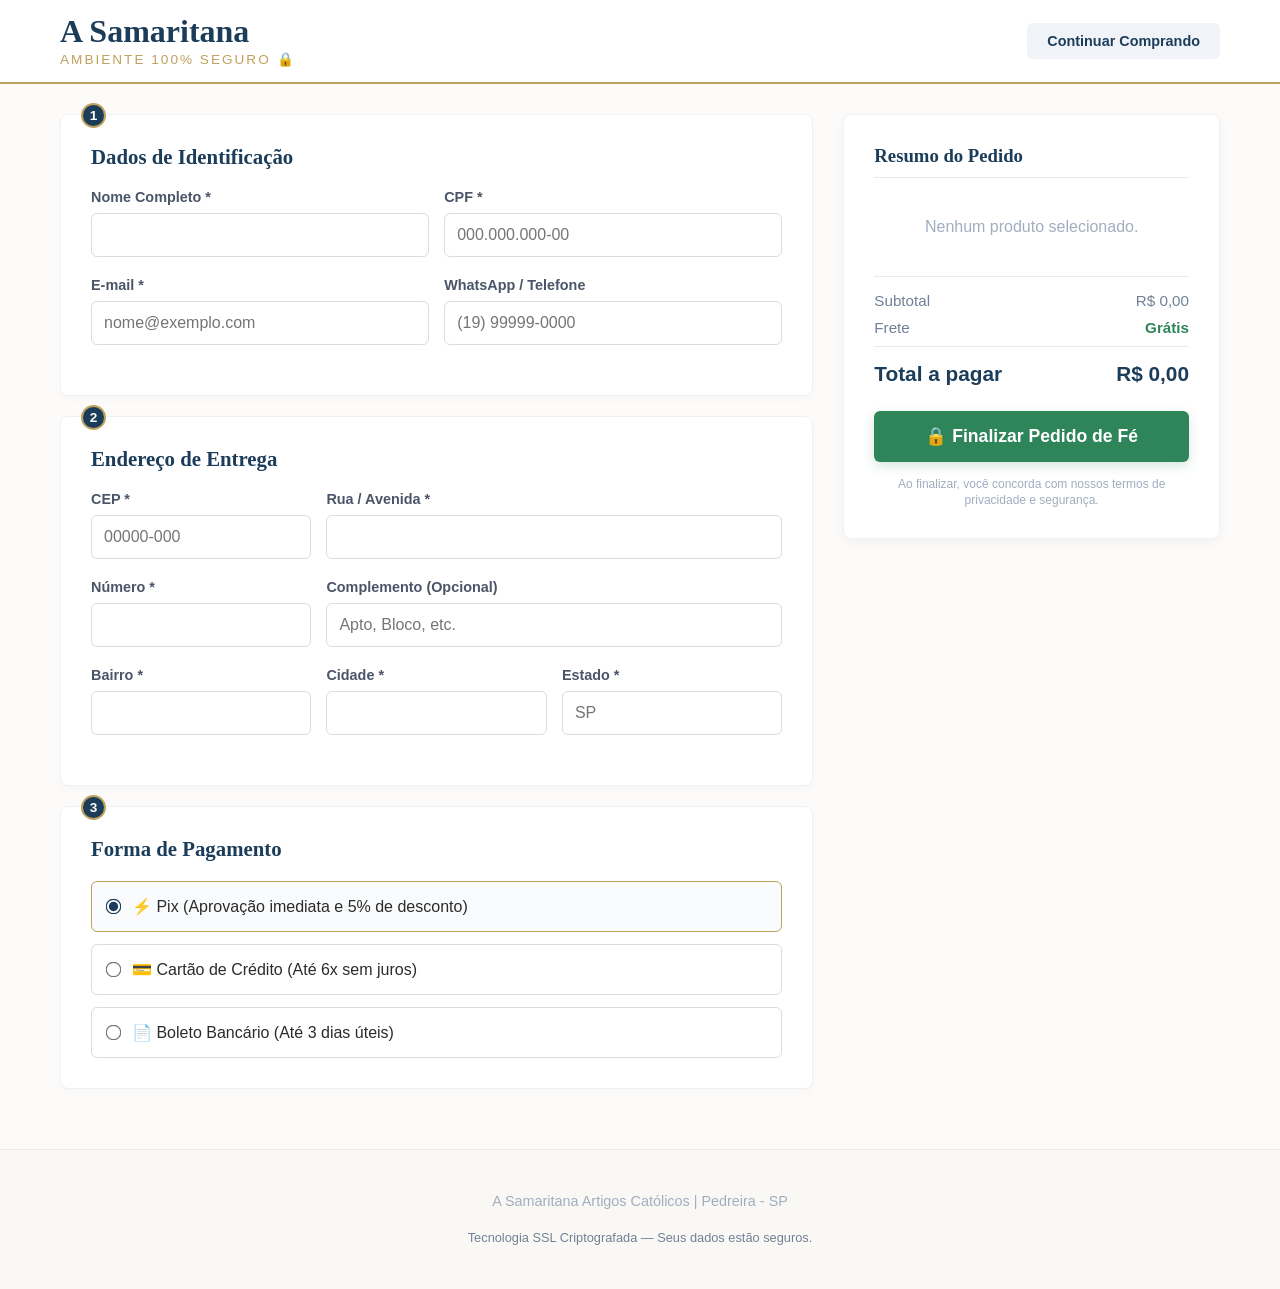
<file: checkout.html>
<!DOCTYPE html>
<html lang="pt-BR">
<head>
    <meta charset="UTF-8">
    <meta name="viewport" content="width=device-width, initial-scale=1.0">
    <title>Finalizar Compra | A Samaritana</title>
    <meta http-equiv="Content-Security-Policy" content="default-src 'self'; script-src 'self' 'unsafe-inline'; style-src 'self' 'unsafe-inline'; img-src 'self' data:;">
    <link rel="stylesheet" href="css/style.css">
</head>
<body>

    <header class="checkout-header">
        <div class="header-container">
            <div class="logo">
                <a href="index.html" style="text-decoration: none;">
                    <h1>A Samaritana</h1>
                    <p>Ambiente 100% Seguro 🔒</p>
                </a>
            </div>
            <div>
                <a href="index.html" class="btn-voltar">Continuar Comprando</a>
            </div>
        </div>
    </header>

    <main class="container checkout-container">
        
        <!-- COLUNA ESQUERDA -->
        <section class="checkout-form-section">
            
            <div class="checkout-card">
                <div class="card-step">1</div>
                <h3>Dados de Identificação</h3>
                <div class="grid-2-col">
                    <div class="input-group">
                        <label for="nome-completo">Nome Completo *</label>
                        <input type="text" id="nome-completo" required>
                    </div>
                    <div class="input-group">
                        <label for="cpf">CPF *</label>
                        <input type="text" id="cpf" placeholder="000.000.000-00" required>
                    </div>
                </div>
                <div class="grid-2-col">
                    <div class="input-group">
                        <label for="email">E-mail *</label>
                        <input type="email" id="email" placeholder="nome@exemplo.com" required>
                    </div>
                    <div class="input-group">
                        <label for="telefone">WhatsApp / Telefone</label>
                        <input type="tel" id="telefone" placeholder="(19) 99999-0000">
                    </div>
                </div>
            </div>

            <div class="checkout-card">
                <div class="card-step">2</div>
                <h3>Endereço de Entrega</h3>
                <div class="grid-3-col">
                    <div class="input-group">
                        <label for="cep-entrega">CEP *</label>
                        <input type="text" id="cep-entrega" placeholder="00000-000" required>
                    </div>
                    <div class="input-group" style="grid-column: span 2;">
                        <label for="rua">Rua / Avenida *</label>
                        <input type="text" id="rua" required>
                    </div>
                </div>
                <div class="grid-3-col">
                    <div class="input-group">
                        <label for="numero">Número *</label>
                        <input type="text" id="numero" required>
                    </div>
                    <div class="input-group" style="grid-column: span 2;">
                        <label for="complemento">Complemento (Opcional)</label>
                        <input type="text" id="complemento" placeholder="Apto, Bloco, etc.">
                    </div>
                </div>
                <div class="grid-3-col">
                    <div class="input-group">
                        <label for="bairro">Bairro *</label>
                        <input type="text" id="bairro" required>
                    </div>
                    <div class="input-group">
                        <label for="cidade">Cidade *</label>
                        <input type="text" id="cidade" required>
                    </div>
                    <div class="input-group">
                        <label for="estado">Estado *</label>
                        <input type="text" id="estado" placeholder="SP" required>
                    </div>
                </div>
            </div>

            <div class="checkout-card">
                <div class="card-step">3</div>
                <h3>Forma de Pagamento</h3>
                <div class="payment-options">
                    <label class="payment-radio active">
                        <input type="radio" name="pagamento" value="pix" checked>
                        <span>⚡ Pix (Aprovação imediata e 5% de desconto)</span>
                    </label>
                    <label class="payment-radio">
                        <input type="radio" name="pagamento" value="cartao">
                        <span>💳 Cartão de Crédito (Até 6x sem juros)</span>
                    </label>
                    <label class="payment-radio">
                        <input type="radio" name="pagamento" value="boleto">
                        <span>📄 Boleto Bancário (Até 3 dias úteis)</span>
                    </label>
                </div>
            </div>

        </section>

        <!-- COLUNA DIREITA: RESUMO -->
        <aside class="checkout-summary-section">
            <div class="summary-card">
                <h3>Resumo do Pedido</h3>
                <div class="summary-items" id="summary-items"></div>
                <div class="summary-totals">
                    <div class="total-row">
                        <span>Subtotal</span>
                        <span id="subtotal-value">R$ 0,00</span>
                    </div>
                    <div class="total-row">
                        <span>Frete</span>
                        <span class="free-shipping">Grátis</span>
                    </div>
                    <div class="total-row final-total">
                        <span>Total a pagar</span>
                        <span id="total-value">R$ 0,00</span>
                    </div>
                </div>
                <button class="btn-finalize" id="btn-finalizar">🔒 Finalizar Pedido de Fé</button>
                <p class="security-note">Ao finalizar, você concorda com nossos termos de privacidade e segurança.</p>
            </div>
        </aside>

    </main>

    <footer class="checkout-footer">
        <p>A Samaritana Artigos Católicos | Pedreira - SP</p>
        <p class="copyright">Tecnologia SSL Criptografada — Seus dados estão seguros.</p>
    </footer>

    <script src="js/script.js"></script>
</body>
</html>
</file>
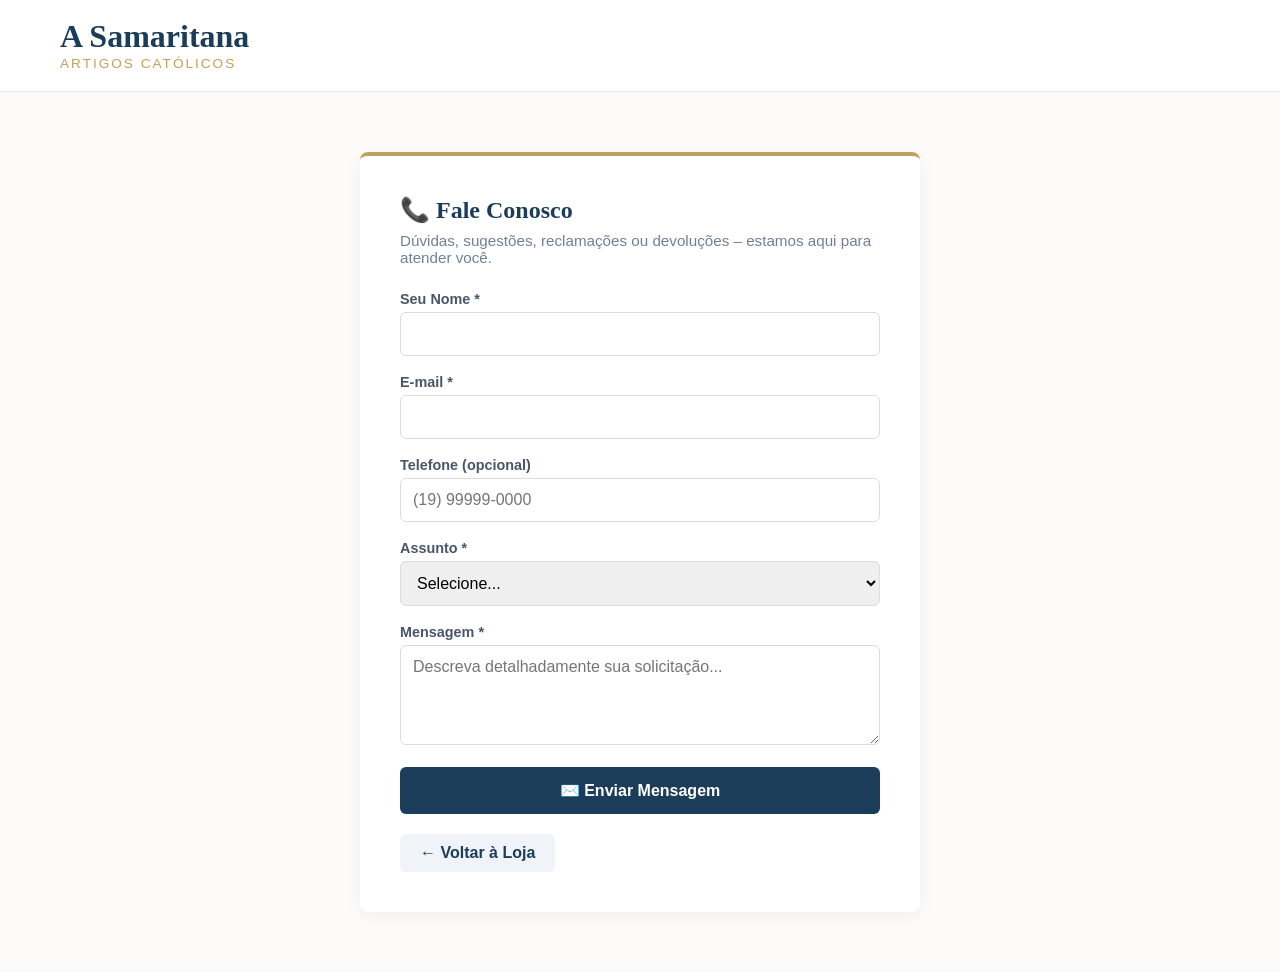
<file: contato.html>
<!DOCTYPE html>
<html lang="pt-BR">
<head>
    <meta charset="UTF-8">
    <meta name="viewport" content="width=device-width, initial-scale=1.0">
    <title>Fale Conosco | A Samaritana</title>
    <meta http-equiv="Content-Security-Policy" content="default-src 'self'; script-src 'self' 'unsafe-inline'; style-src 'self' 'unsafe-inline';">
    <link rel="stylesheet" href="css/style.css">
    <style>
        .contato-container {
            max-width: 600px;
            margin: 60px auto;
            padding: 0 20px;
        }
        .contato-box {
            background: white;
            padding: 40px;
            border-radius: 8px;
            box-shadow: 0 4px 15px rgba(0,0,0,0.05);
            border-top: 4px solid #bfa15f;
        }
        .contato-box h2 {
            font-family: 'Georgia', serif;
            color: #1c3d5a;
            margin-bottom: 8px;
        }
        .contato-box .sub {
            color: #718096;
            font-size: 0.95rem;
            margin-bottom: 25px;
        }
        .contato-box .input-group {
            margin-bottom: 18px;
            text-align: left;
        }
        .contato-box .input-group label {
            display: block;
            font-size: 0.9rem;
            font-weight: 600;
            color: #4a5568;
            margin-bottom: 5px;
        }
        .contato-box .input-group input,
        .contato-box .input-group select,
        .contato-box .input-group textarea {
            width: 100%;
            padding: 12px;
            border: 1px solid #dcdcdc;
            border-radius: 6px;
            font-size: 1rem;
            outline: none;
            transition: border 0.3s;
        }
        .contato-box .input-group input:focus,
        .contato-box .input-group select:focus,
        .contato-box .input-group textarea:focus {
            border-color: #bfa15f;
        }
        .contato-box .input-group textarea {
            resize: vertical;
            min-height: 100px;
        }
        .btn-enviar {
            width: 100%;
            padding: 14px;
            background: #1c3d5a;
            color: white;
            border: none;
            border-radius: 6px;
            font-weight: bold;
            font-size: 1rem;
            cursor: pointer;
            transition: background 0.3s;
        }
        .btn-enviar:hover {
            background: #bfa15f;
            color: #1c3d5a;
        }
        .campo-pedido {
            display: none;
        }
        .campo-pedido.visible {
            display: block;
        }
        .msg-sucesso {
            display: none;
            background: #c6f6d5;
            color: #2f855a;
            padding: 12px;
            border-radius: 6px;
            margin-top: 15px;
            text-align: center;
            font-weight: bold;
        }
        .msg-sucesso.visible {
            display: block;
        }
        .btn-voltar-contato {
            display: inline-block;
            margin-top: 20px;
            padding: 10px 20px;
            background: #f0f4f8;
            color: #1c3d5a;
            text-decoration: none;
            border-radius: 6px;
            font-weight: 600;
        }
        .btn-voltar-contato:hover {
            background: #e2e8f0;
        }
    </style>
</head>
<body>

    <header>
        <div class="header-container">
            <div class="logo">
                <a href="index.html" style="text-decoration: none;">
                    <h1>A Samaritana</h1>
                    <p>Artigos Católicos</p>
                </a>
            </div>
        </div>
    </header>

    <main class="contato-container">
        <div class="contato-box">
            <h2>📞 Fale Conosco</h2>
            <p class="sub">Dúvidas, sugestões, reclamações ou devoluções – estamos aqui para atender você.</p>

            <form id="form-contato">
                <div class="input-group">
                    <label for="nome">Seu Nome *</label>
                    <input type="text" id="nome" required>
                </div>

                <div class="input-group">
                    <label for="email">E-mail *</label>
                    <input type="email" id="email" required>
                </div>

                <div class="input-group">
                    <label for="telefone">Telefone (opcional)</label>
                    <input type="tel" id="telefone" placeholder="(19) 99999-0000">
                </div>

                <div class="input-group">
                    <label for="assunto">Assunto *</label>
                    <select id="assunto" required>
                        <option value="">Selecione...</option>
                        <option value="Reclamação">Reclamação</option>
                        <option value="Devolução">Devolução</option>
                        <option value="Sugestão">Sugestão</option>
                        <option value="Dúvida">Dúvida</option>
                        <option value="Outro">Outro</option>
                    </select>
                </div>

                <!-- Campo ID do pedido (aparece apenas para Reclamação/Devolução) -->
                <div class="input-group campo-pedido" id="grupo-pedido">
                    <label for="pedido-id">Número do Pedido (se aplicável)</label>
                    <input type="text" id="pedido-id" placeholder="Ex: 123456789">
                    <p style="font-size:0.8rem; color:#718096;">Encontre o número no seu e-mail de confirmação.</p>
                </div>

                <div class="input-group">
                    <label for="mensagem">Mensagem *</label>
                    <textarea id="mensagem" required placeholder="Descreva detalhadamente sua solicitação..."></textarea>
                </div>

                <button type="submit" class="btn-enviar">✉️ Enviar Mensagem</button>
                <div id="msg-sucesso" class="msg-sucesso">Mensagem enviada com sucesso! Em breve retornaremos.</div>
            </form>

            <a href="index.html" class="btn-voltar-contato">← Voltar à Loja</a>
        </div>
    </main>

    <script>
        document.addEventListener('DOMContentLoaded', function() {
            const form = document.getElementById('form-contato');
            const assuntoSelect = document.getElementById('assunto');
            const grupoPedido = document.getElementById('grupo-pedido');
            const msgSucesso = document.getElementById('msg-sucesso');

            // Mostrar/esconder campo de ID do pedido
            assuntoSelect.addEventListener('change', function() {
                const valor = this.value;
                if (valor === 'Reclamação' || valor === 'Devolução') {
                    grupoPedido.classList.add('visible');
                } else {
                    grupoPedido.classList.remove('visible');
                }
            });

            form.addEventListener('submit', function(e) {
                e.preventDefault();

                const nome = document.getElementById('nome').value.trim();
                const email = document.getElementById('email').value.trim();
                const telefone = document.getElementById('telefone').value.trim();
                const assunto = assuntoSelect.value;
                const pedidoId = document.getElementById('pedido-id').value.trim();
                const mensagem = document.getElementById('mensagem').value.trim();

                // Validação básica
                if (!nome || !email || !assunto || !mensagem) {
                    alert('Preencha todos os campos obrigatórios (*).');
                    return;
                }

                // Monta o corpo do e-mail
                let corpo = `Nome: ${nome}\n`;
                corpo += `E-mail: ${email}\n`;
                if (telefone) corpo += `Telefone: ${telefone}\n`;
                corpo += `Assunto: ${assunto}\n`;
                if (pedidoId) corpo += `Número do Pedido: ${pedidoId}\n`;
                corpo += `\nMensagem:\n${mensagem}\n`;
                corpo += `\n---\nEnviado pelo site A Samaritana em ${new Date().toLocaleString('pt-BR')}`;

                // Opção 1: Abrir cliente de e-mail (mailto)
                const destinatario = 'contato@asamaritana.com.br'; // Substitua pelo e-mail real depois
                const subject = encodeURIComponent(`[${assunto}] - ${nome}`);
                const body = encodeURIComponent(corpo);
                window.location.href = `mailto:${destinatario}?subject=${subject}&body=${body}`;

                // Opção 2: Salvar no localStorage (para histórico no admin)
                const contatos = JSON.parse(localStorage.getItem('contatos_samaritana') || '[]');
                contatos.push({
                    nome,
                    email,
                    telefone,
                    assunto,
                    pedidoId,
                    mensagem,
                    data: new Date().toLocaleString('pt-BR')
                });
                localStorage.setItem('contatos_samaritana', JSON.stringify(contatos));

                // Mostrar mensagem de sucesso
                msgSucesso.classList.add('visible');
                form.reset();
                grupoPedido.classList.remove('visible');

                // Scroll para a mensagem
                msgSucesso.scrollIntoView({ behavior: 'smooth' });

                // Opcional: esconder a mensagem após 5 segundos
                setTimeout(() => {
                    msgSucesso.classList.remove('visible');
                }, 8000);
            });
        });
    </script>

</body>
</html>
</file>
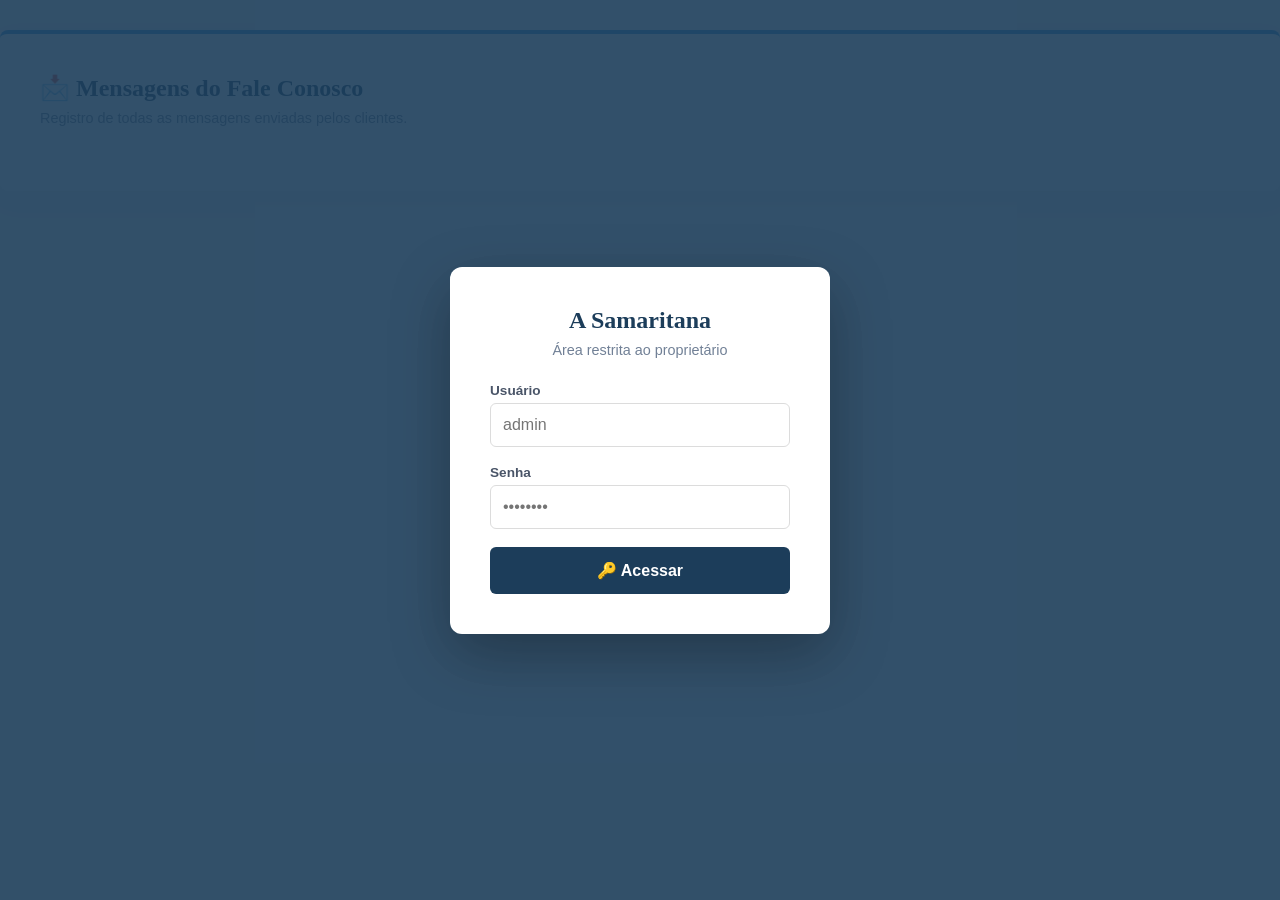
<file: gestao.html>
<!DOCTYPE html>
<html lang="pt-BR">
<head>
    <meta charset="UTF-8">
    <meta name="viewport" content="width=device-width, initial-scale=1.0">
    <title>Gestão | A Samaritana</title>
    <meta http-equiv="Content-Security-Policy" content="default-src 'self'; script-src 'self' 'unsafe-inline'; style-src 'self' 'unsafe-inline'; img-src 'self' data:;">
    <link rel="stylesheet" href="css/style.css">
    <style>
        /* Estilos específicos para a tela de login */
        .login-overlay {
            position: fixed;
            top: 0;
            left: 0;
            width: 100%;
            height: 100%;
            background: rgba(28, 61, 90, 0.9);
            display: flex;
            align-items: center;
            justify-content: center;
            z-index: 9999;
            transition: opacity 0.3s;
        }
        .login-overlay.hidden {
            display: none;
            opacity: 0;
        }
        .login-box {
            background: white;
            padding: 40px;
            border-radius: 12px;
            width: 100%;
            max-width: 380px;
            box-shadow: 0 20px 60px rgba(0,0,0,0.3);
            text-align: center;
        }
        .login-box h2 {
            font-family: 'Georgia', serif;
            color: #1c3d5a;
            margin-bottom: 8px;
        }
        .login-box .sub {
            color: #718096;
            font-size: 0.9rem;
            margin-bottom: 25px;
        }
        .login-box .input-group {
            margin-bottom: 18px;
            text-align: left;
        }
        .login-box .input-group label {
            display: block;
            font-size: 0.85rem;
            font-weight: 600;
            color: #4a5568;
            margin-bottom: 5px;
        }
        .login-box .input-group input {
            width: 100%;
            padding: 12px;
            border: 1px solid #dcdcdc;
            border-radius: 6px;
            font-size: 1rem;
            outline: none;
        }
        .login-box .input-group input:focus {
            border-color: #bfa15f;
        }
        .login-box .btn-login {
            width: 100%;
            padding: 14px;
            background: #1c3d5a;
            color: white;
            border: none;
            border-radius: 6px;
            font-weight: bold;
            font-size: 1rem;
            cursor: pointer;
            transition: background 0.3s;
        }
        .login-box .btn-login:hover {
            background: #bfa15f;
            color: #1c3d5a;
        }
        .login-box .erro {
            color: #e53e3e;
            font-size: 0.9rem;
            margin-top: 10px;
            display: none;
        }
        .login-box .erro.visible {
            display: block;
        }
        /* Esconde o conteúdo admin enquanto não logado */
        .admin-content {
            display: none;
        }
        .admin-content.visible {
            display: block;
        }
    </style>
</head>
<body>

    <!-- TELA DE LOGIN -->
    <div id="login-overlay" class="login-overlay">
        <div class="login-box">
            <h2>A Samaritana</h2>
            <p class="sub">Área restrita ao proprietário</p>
            <form id="form-login">
                <div class="input-group">
                    <label for="usuario">Usuário</label>
                    <input type="text" id="usuario" placeholder="admin" required>
                </div>
                <div class="input-group">
                    <label for="senha">Senha</label>
                    <input type="password" id="senha" placeholder="••••••••" required>
                </div>
                <button type="submit" class="btn-login">🔑 Acessar</button>
                <div id="erro-login" class="erro">Usuário ou senha incorretos.</div>
            </form>
        </div>
    </div>

    <!-- CONTEÚDO ADMIN (só aparece após login) -->
    <div id="admin-content" class="admin-content">
        <header>
            <div class="header-container">
                <div class="logo">
                    <h1>A Samaritana</h1>
                    <p>Painel do Proprietário</p>
                </div>
                <div>
                    <a href="index.html" class="btn-voltar">🛒 Ir para a Loja</a>
                    <button id="btn-sair" class="btn-voltar" style="background: #e53e3e; color: white; border: none; margin-left: 10px;">Sair</button>
                </div>
            </div>
        </header>

        <main class="container-admin">

            <!-- CADASTRO -->
            <div class="form-box">
                <h2>Cadastrar Novo Artigo</h2>
                <p class="subtitle">Preencha os dados abaixo para publicar o produto na vitrine.</p>
                
                <form id="form-cadastro">
    <div class="input-group">
        <label for="nome">Nome do Produto *</label>
        <input type="text" id="nome" placeholder="Ex: Imagem de São José em Porcelana" required>
    </div>

    <div class="input-group">
        <label for="preco">Preço (R$) *</label>
        <input type="number" id="preco" step="0.01" placeholder="Ex: 89.90" required>
    </div>

    <div class="input-group">
        <label for="categoria">Categoria *</label>
        <select id="categoria" required>
            <option value="Imagens Sacras">Imagens Sacras</option>
            <option value="Terços e Rosários">Terços e Rosários</option>
            <option value="Bíblias e Livros">Bíblias e Livros</option>
            <option value="Velas e Incensos">Velas e Incensos</option>
        </select>
    </div>

    <div class="input-group">
        <label for="estoque">Quantidade em Estoque *</label>
        <input type="number" id="estoque" value="10" min="0" required>
        <p style="font-size:0.8rem; color:#718096;">Deixe 0 para indicar "Esgotado".</p>
    </div>

    <div class="input-group">
        <label>Fotos do Produto (máx. 3 imagens)</label>
        <input type="file" id="fotos" accept="image/*" multiple>
        <p style="font-size:0.8rem; color:#718096; margin-top:5px;">
            Formatos: JPG, PNG, WEBP (até 2MB cada). Selecione até 3 imagens.
        </p>
        <div id="preview-fotos" style="display: flex; gap: 10px; flex-wrap: wrap; margin-top: 10px;"></div>
    </div>

    <div class="input-group">
        <label for="foto-url">URL da Foto (opcional – use se não fizer upload)</label>
        <input type="url" id="foto-url" placeholder="https://exemplo.com/imagem.jpg">
        <p style="font-size:0.8rem; color:#718096; margin-top:5px;">
            Sugestões: 
            <span class="sugestao-foto" data-url="imagens/terco.jpg">Terço</span> | 
            <span class="sugestao-foto" data-url="imagens/santa.jpg">Santa</span> | 
            <span class="sugestao-foto" data-url="imagens/biblia.jpg">Bíblia</span>
        </p>
    </div>

    <div class="input-group">
        <label for="descricao">Descrição Detalhada *</label>
        <textarea id="descricao" rows="4" placeholder="Digite os detalhes do produto..." style="width: 100%; padding: 12px; border: 1px solid #dcdcdc; border-radius: 6px; outline: none; font-size: 1rem; resize: vertical; min-height: 120px;" required></textarea>
    </div>

    <button type="submit" class="btn-cadastrar">🕊️ Publicar Produto</button>
</form>
            </div>

            <!-- GERENCIAR PRODUTOS -->
            <div class="form-box" style="margin-top: 30px;">
                <h2>Gerenciar Artigos Publicados</h2>
                <p class="subtitle">Veja abaixo os itens cadastrados, atualize o estoque ou remova-os.</p>
                <div id="lista-exclusao-admin" class="admin-items-list"></div>
            </div>

            <!-- RELATÓRIO DE PEDIDOS -->
            <div class="form-box" style="margin-top: 30px; border-top-color: #2f855a;">
                <h2>📋 Relatório de Pedidos Diários</h2>
                <p class="subtitle">Pedidos realizados pelos clientes (simulação local).</p>
                <div style="display: flex; gap: 10px; margin-bottom: 20px; flex-wrap: wrap;">
                    <button id="btn-enviar-email" class="btn-cadastrar" style="background-color: #2f855a; width: auto; padding: 10px 25px;">
                        📧 Enviar Relatório por E-mail
                    </button>
                    <button id="btn-limpar-pedidos" class="btn-cadastrar" style="background-color: #a83232; width: auto; padding: 10px 25px;">
                        🗑️ Limpar Pedidos Antigos
                    </button>
                </div>
                <div id="lista-pedidos-admin" class="admin-items-list"></div>
            </div>

        </main>
    </div>

    <!-- RELATÓRIO DE CONTATOS -->
<div class="form-box" style="margin-top: 30px; border-top-color: #4299e1;">
    <h2>📩 Mensagens do Fale Conosco</h2>
    <p class="subtitle">Registro de todas as mensagens enviadas pelos clientes.</p>
    <div id="lista-contatos-admin" class="admin-items-list"></div>
</div>

    <script src="js/script.js"></script>
</body>
</html>
</file>
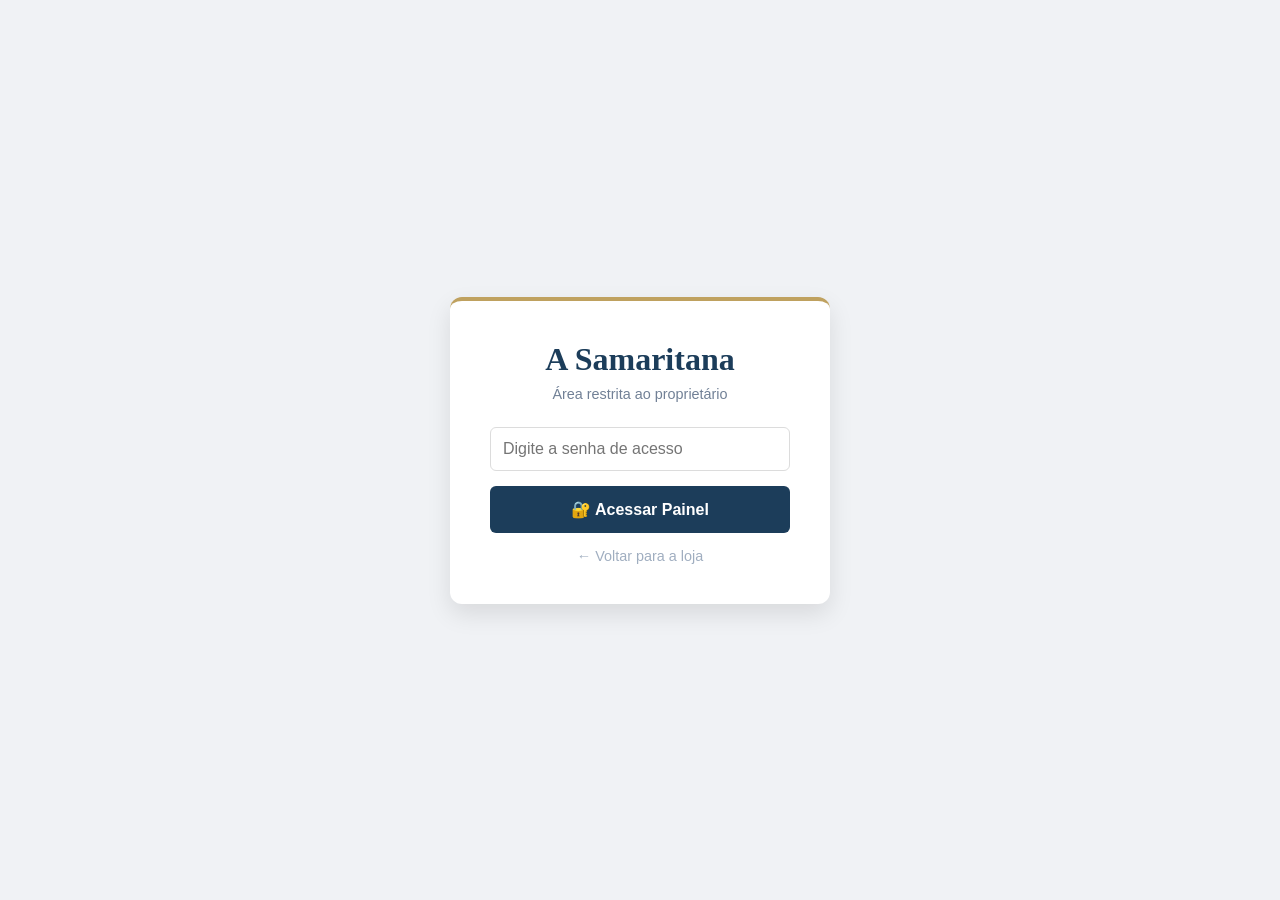
<file: login.html>
<!DOCTYPE html>
<html lang="pt-BR">
<head>
    <meta charset="UTF-8">
    <meta name="viewport" content="width=device-width, initial-scale=1.0">
    <title>Acesso Restrito | A Samaritana</title>
    <link rel="stylesheet" href="css/style.css">
    <style>
        body { background: #f0f2f5; display: flex; justify-content: center; align-items: center; height: 100vh; margin: 0; }
        .login-box {
            background: white;
            padding: 40px;
            border-radius: 12px;
            box-shadow: 0 10px 25px rgba(0,0,0,0.1);
            width: 100%;
            max-width: 380px;
            border-top: 4px solid #bfa15f;
        }
        .login-box h1 {
            font-family: 'Georgia', serif;
            color: #1c3d5a;
            text-align: center;
            margin-bottom: 8px;
        }
        .login-box p {
            text-align: center;
            color: #718096;
            font-size: 0.9rem;
            margin-bottom: 25px;
        }
        .login-box input {
            width: 100%;
            padding: 12px;
            margin-bottom: 15px;
            border: 1px solid #dcdcdc;
            border-radius: 6px;
            outline: none;
            font-size: 1rem;
        }
        .login-box input:focus {
            border-color: #1c3d5a;
        }
        .login-box button {
            width: 100%;
            background: #1c3d5a;
            color: white;
            border: none;
            padding: 14px;
            border-radius: 6px;
            font-weight: bold;
            font-size: 1rem;
            cursor: pointer;
            transition: background 0.3s;
        }
        .login-box button:hover {
            background: #bfa15f;
            color: #1c3d5a;
        }
        .login-box .erro {
            color: #e53e3e;
            font-size: 0.85rem;
            margin-top: 10px;
            display: none;
        }
        .login-box .voltar {
            display: block;
            text-align: center;
            margin-top: 15px;
            color: #a0aec0;
            text-decoration: none;
            font-size: 0.9rem;
        }
        .login-box .voltar:hover { text-decoration: underline; }
    </style>
</head>
<body>
    <div class="login-box">
        <h1>A Samaritana</h1>
        <p>Área restrita ao proprietário</p>
        <form id="form-login">
            <input type="password" id="senha" placeholder="Digite a senha de acesso" required>
            <button type="submit">🔐 Acessar Painel</button>
            <div id="msg-erro" class="erro">Senha incorreta. Tente novamente.</div>
        </form>
        <a href="index.html" class="voltar">← Voltar para a loja</a>
    </div>
    <script>
        document.getElementById('form-login').addEventListener('submit', function(e) {
            e.preventDefault();
            const senha = document.getElementById('senha').value;
            // Verifica a senha (hash simulado)
            // Em produção, use bcrypt no backend. Aqui usamos um hash simples (SHA-256) para demonstração.
            // A senha fixa é "samaritana2026" - você pode alterar.
            // Para testes, vamos usar uma string codificada em base64 (não é criptografia, só ofuscação).
            // O ideal é usar uma função hash real, mas para front-end é apenas simulação.
            const senhaCorreta = 'samaritana2026';
            // Para fins de demonstração, comparamos diretamente (não seguro, mas é só front-end)
            if (senha === senhaCorreta) {
                // Salva no sessionStorage que está logado
                sessionStorage.setItem('admin_logado', 'true');
                window.location.href = 'gestao.html';
            } else {
                document.getElementById('msg-erro').style.display = 'block';
            }
        });
    </script>
</body>
</html>
</file>
<file: css/style.css>
/* RESET */
* {
    margin: 0;
    padding: 0;
    box-sizing: border-box;
    font-family: 'Segoe UI', Tahoma, Geneva, Verdana, sans-serif;
}

body {
    background-color: #fcfbfa;
    color: #2b2b2b;
}

/* BARRA DE AVISOS */
.top-bar {
    background-color: #bfa15f; /* Dourado suave */
    color: #1a2a3a;
    text-align: center;
    padding: 8px;
    font-size: 0.85rem;
    font-weight: 600;
}

/* CABEÇALHO */
header {
    background-color: white;
    border-bottom: 1px solid #eaeaea;
    padding: 20px 0;
}

.header-container {
    max-width: 1200px;
    margin: 0 auto;
    display: flex;
    justify-content: space-between;
    align-items: center;
    padding: 0 20px;
}

.logo h1 {
    font-family: 'Georgia', serif;
    color: #1c3d5a; /* Azul Marinho Católico */
    font-size: 2rem;
    line-height: 1;
}

.logo p {
    font-size: 0.85rem;
    text-transform: uppercase;
    letter-spacing: 2px;
    color: #bfa15f;
    margin-top: 4px;
}

.search-bar {
    display: flex;
    width: 45%;
}

.search-bar input {
    width: 100%;
    padding: 12px;
    border: 1px solid #dcdcdc;
    border-radius: 6px 0 0 6px;
    outline: none;
    font-size: 0.9rem;
}

.search-bar button {
    padding: 0 20px;
    border: none;
    background-color: #1c3d5a;
    color: white;
    border-radius: 0 6px 6px 0;
    cursor: pointer;
}

.cart-icon {
    font-size: 1.6rem;
    cursor: pointer;
    position: relative;
    color: #1c3d5a;
}

#cart-count {
    position: absolute;
    top: -8px;
    right: -10px;
    background-color: #a83232;
    color: white;
    font-size: 0.75rem;
    padding: 2px 6px;
    border-radius: 50%;
    font-weight: bold;
}

/* MENU NAVEGAÇÃO */
nav {
    background-color: #1c3d5a;
}

nav ul {
    list-style: none;
    display: flex;
    justify-content: center;
    max-width: 1200px;
    margin: 0 auto;
}

nav ul li a {
    display: block;
    padding: 16px 24px;
    color: #f0f4f8;
    text-decoration: none;
    font-weight: 500;
    font-size: 0.95rem;
    transition: all 0.3s;
}

nav ul li a:hover {
    background-color: #244e73;
    color: #bfa15f;
}

/* HERO BANNER */
.hero {
    background: linear-gradient(rgba(28, 61, 90, 0.05), rgba(28, 61, 90, 0.15)), #f3eff5;
    padding: 100px 20px;
    text-align: center;
    border-bottom: 3px solid #bfa15f;
}

.hero h2 {
    font-family: 'Georgia', serif;
    font-size: 2.8rem;
    color: #1c3d5a;
    margin-bottom: 15px;
}

.hero p {
    font-size: 1.2rem;
    margin-bottom: 30px;
    color: #4a5568;
}

.btn-hero {
    background-color: #bfa15f;
    color: #1c3d5a;
    padding: 14px 35px;
    text-decoration: none;
    border-radius: 6px;
    font-weight: bold;
    text-transform: uppercase;
    font-size: 0.9rem;
    box-shadow: 0 4px 10px rgba(191, 161, 95, 0.3);
    transition: background 0.3s;
}

.btn-hero:hover {
    background-color: #ab8e50;
}

/* VITRINE */
.container {
    max-width: 1200px;
    margin: 60px auto;
    padding: 0 20px;
}

.section-title {
    font-family: 'Georgia', serif;
    text-align: center;
    margin-bottom: 40px;
    color: #1c3d5a;
    font-size: 2rem;
}

.products-grid {
    display: grid;
    grid-template-columns: repeat(auto-fit, minmax(280px, 1fr));
    gap: 30px;
}

.product-card {
    background-color: white;
    border: 1px solid #eef2f5;
    border-radius: 8px;
    padding: 25px;
    text-align: center;
    box-shadow: 0 4px 12px rgba(0,0,0,0.03);
    transition: transform 0.3s, box-shadow 0.3s;
}

.product-card:hover {
    transform: translateY(-5px);
    box-shadow: 0 10px 20px rgba(0,0,0,0.08);
}

.product-img {
    height: 180px;
    font-size: 4rem;
    display: flex;
    align-items: center;
    justify-content: center;
    margin-bottom: 20px;
    background-color: #fafbfc;
    border-radius: 6px;
}

.product-card h3 {
    font-size: 1.1rem;
    margin-bottom: 12px;
    color: #1c3d5a;
    font-weight: 600;
}

.price {
    font-weight: bold;
    color: #bfa15f;
    font-size: 1.4rem;
    margin-bottom: 20px;
}

.btn-add {
    width: 100%;
    background-color: #1c3d5a;
    color: white;
    border: none;
    padding: 12px;
    border-radius: 6px;
    cursor: pointer;
    font-weight: bold;
    transition: background 0.3s;
}

.btn-add:hover {
    background-color: #bfa15f;
    color: #1c3d5a;
}

/* RODAPÉ */
footer {
    background-color: #102233;
    color: #a0aec0;
    text-align: center;
    padding: 40px 20px;
    margin-top: 80px;
    font-size: 0.9rem;
    line-height: 1.6;
}

footer strong {
    color: white;
    font-size: 1.1rem;
}

.copyright {
    margin-top: 15px;
    font-size: 0.8rem;
    color: #718096;
}

/* --- ESTILOS DO PAINEL ADMINISTRATIVO --- */
.container-admin {
    max-width: 600px;
    margin: 60px auto;
    padding: 0 20px;
}

.form-box {
    background-color: white;
    padding: 40px;
    border-radius: 8px;
    box-shadow: 0 10px 25px rgba(0,0,0,0.05);
    border-top: 4px solid #bfa15f; /* Detalhe em dourado */
}

.form-box h2 {
    font-family: 'Georgia', serif;
    color: #1c3d5a;
    margin-bottom: 8px;
}

.subtitle {
    font-size: 0.9rem;
    color: #718096;
    margin-bottom: 25px;
}

.input-group {
    margin-bottom: 20px;
    text-align: left;
}

.input-group label {
    display: block;
    font-size: 0.9rem;
    font-weight: 600;
    color: #4a5568;
    margin-bottom: 8px;
}

.input-group input, .input-group select {
    width: 100%;
    padding: 12px;
    border: 1px solid #dcdcdc;
    border-radius: 6px;
    outline: none;
    font-size: 1rem;
    transition: border 0.3s;
}

.input-group input:focus, .input-group select:focus {
    border-color: #1c3d5a;
}

.btn-cadastrar {
    width: 100%;
    background-color: #1c3d5a;
    color: white;
    border: none;
    padding: 14px;
    border-radius: 6px;
    cursor: pointer;
    font-weight: bold;
    font-size: 1rem;
    transition: background 0.3s;
}

.btn-cadastrar:hover {
    background-color: #bfa15f;
    color: #1c3d5a;
}

.btn-voltar {
    display: inline-block;
    padding: 10px 20px;
    background-color: #f0f4f8;
    color: #1c3d5a;
    text-decoration: none;
    border-radius: 6px;
    font-weight: 600;
    font-size: 0.9rem;
    transition: background 0.3s;
}

.btn-voltar:hover {
    background-color: #e2e8f0;
}

/* --- ESTILOS DA PÁGINA DE DETALHES DO PRODUTO --- */
.product-page-container {
    display: flex;
    gap: 50px;
    margin-top: 40px;
    background-color: white;
    padding: 40px;
    border-radius: 8px;
    box-shadow: 0 4px 15px rgba(0,0,0,0.02);
}

.product-page-image {
    flex: 1;
    display: flex;
    flex-direction: column;
    gap: 15px;
}

.main-img-box {
    background-color: #fafbfc;
    height: 400px;
    border-radius: 8px;
    display: flex;
    align-items: center;
    justify-content: center;
    font-size: 8rem;
    border: 1px solid #eef2f5;
}

.thumb-images {
    display: flex;
    gap: 10px;
    justify-content: center;
}

.thumb {
    width: 70px;
    height: 70px;
    background-color: #fafbfc;
    border: 1px solid #eef2f5;
    border-radius: 4px;
    display: flex;
    align-items: center;
    justify-content: center;
    font-size: 1.5rem;
    cursor: pointer;
    transition: border 0.2s;
}

.thumb.active, .thumb:hover {
    border-color: #bfa15f;
}

/* LADO DIREITO: INFORMAÇÕES */
.product-page-info {
    flex: 1;
    display: flex;
    flex-direction: column;
    text-align: left;
}

.category-tag {
    font-size: 0.8rem;
    text-transform: uppercase;
    letter-spacing: 1px;
    color: #bfa15f;
    font-weight: bold;
    margin-bottom: 8px;
}

.product-page-info h2 {
    font-family: 'Georgia', serif;
    color: #1c3d5a;
    font-size: 2.2rem;
    margin-bottom: 5px;
    line-height: 1.2;
}

.sku {
    font-size: 0.85rem;
    color: #a0aec0;
    margin-bottom: 25px;
}

.price-box {
    background-color: #fafbfc;
    padding: 20px;
    border-radius: 6px;
    margin-bottom: 25px;
    border-left: 4px solid #bfa15f;
}

.old-price {
    font-size: 0.95rem;
    color: #a0aec0;
    text-decoration: line-through;
}

.current-price {
    font-size: 2.2rem;
    font-weight: bold;
    color: #1c3d5a;
    margin: 5px 0;
}

.installments {
    font-size: 0.95rem;
    color: #4a5568;
}

.description {
    font-size: 1rem;
    line-height: 1.6;
    color: #4a5568;
    margin-bottom: 30px;
}

/* AÇÕES DE COMPRA */
.purchase-actions {
    display: flex;
    gap: 15px;
    margin-bottom: 30px;
}

.quantity-selector {
    display: flex;
    border: 1px solid #dcdcdc;
    border-radius: 6px;
    overflow: hidden;
}

.quantity-selector button {
    background-color: #fafbfc;
    border: none;
    width: 40px;
    font-size: 1.2rem;
    cursor: pointer;
    color: #1c3d5a;
}

.quantity-selector button:hover {
    background-color: #e2e8f0;
}

.quantity-selector input {
    width: 50px;
    border: none;
    text-align: center;
    font-size: 1rem;
    font-weight: bold;
    color: #1c3d5a;
    outline: none;
}

.btn-buy-now {
    flex: 1;
    background-color: #1c3d5a;
    color: white;
    border: none;
    padding: 15px;
    border-radius: 6px;
    cursor: pointer;
    font-weight: bold;
    font-size: 1.1rem;
    transition: background 0.3s;
}

.btn-buy-now:hover {
    background-color: #bfa15f;
    color: #1c3d5a;
}

/* CAIXA DE CEP */
.shipping-box {
    border-top: 1px solid #eaeaea;
    padding-top: 20px;
}

.shipping-box label {
    font-size: 0.9rem;
    font-weight: 600;
    color: #4a5568;
    display: block;
    margin-bottom: 8px;
}

.shipping-input {
    display: flex;
    max-width: 300px;
}

.shipping-input input {
    flex: 1;
    padding: 10px;
    border: 1px solid #dcdcdc;
    border-radius: 6px 0 0 6px;
    outline: none;
}

.shipping-input button {
    padding: 0 15px;
    border: none;
    background-color: #f0f4f8;
    color: #1c3d5a;
    font-weight: bold;
    border-radius: 0 6px 6px 0;
    cursor: pointer;
    border: 1px solid #dcdcdc;
    border-left: none;
}

.shipping-input button:hover {
    background-color: #e2e8f0;
}

/* RESPONSIVIDADE BÁSICA PARA ESSA TELA */
@media (max-width: 768px) {
    .product-page-container {
        flex-direction: column;
        padding: 20px;
    }
}

/* --- ESTILOS DA PÁGINA DE CHECKOUT --- */
.checkout-header {
    background-color: white;
    border-bottom: 2px solid #bfa15f;
    padding: 15px 0;
}

.checkout-container {
    display: flex;
    gap: 30px;
    margin-top: 30px;
    align-items: flex-start;
}

.checkout-form-section {
    flex: 2;
    display: flex;
    flex-direction: column;
    gap: 20px;
}

.checkout-summary-section {
    flex: 1;
    position: sticky;
    top: 20px;
}

/* CARDS DE FORMULÁRIO */
.checkout-card {
    background-color: white;
    padding: 30px;
    border-radius: 8px;
    box-shadow: 0 4px 10px rgba(0,0,0,0.02);
    border: 1px solid #eef2f5;
    position: relative;
    text-align: left;
}

.card-step {
    position: absolute;
    top: -12px;
    left: 20px;
    background-color: #1c3d5a;
    color: white;
    width: 25px;
    height: 25px;
    border-radius: 50%;
    display: flex;
    align-items: center;
    justify-content: center;
    font-weight: bold;
    font-size: 0.85rem;
    border: 2px solid #bfa15f;
}

.checkout-card h3 {
    font-family: 'Georgia', serif;
    color: #1c3d5a;
    margin-bottom: 20px;
    font-size: 1.3rem;
}

/* GRIDS PARA CAMPOS FORMULÁRIO */
.grid-2-col {
    display: grid;
    grid-template-columns: 1fr 1fr;
    gap: 15px;
}

.grid-3-col {
    display: grid;
    grid-template-columns: 1fr 1fr 1fr;
    gap: 15px;
}

/* OPÇÕES DE PAGAMENTO */
.payment-options {
    display: flex;
    flex-direction: column;
    gap: 12px;
}

.payment-radio {
    display: flex;
    align-items: center;
    gap: 12px;
    padding: 15px;
    border: 1px solid #dcdcdc;
    border-radius: 6px;
    cursor: pointer;
    transition: all 0.2s;
    font-weight: 500;
}

.payment-radio input {
    accent-color: #1c3d5a;
    transform: scale(1.2);
}

.payment-radio:hover, .payment-radio.active {
    border-color: #bfa15f;
    background-color: #fafbfc;
}

/* CARD DE RESUMO (LATERAL) */
.summary-card {
    background-color: white;
    padding: 30px;
    border-radius: 8px;
    box-shadow: 0 4px 12px rgba(0,0,0,0.04);
    border: 1px solid #eef2f5;
    text-align: left;
}

.summary-card h3 {
    font-family: 'Georgia', serif;
    color: #1c3d5a;
    margin-bottom: 20px;
    border-bottom: 1px solid #eaeaea;
    padding-bottom: 10px;
}

.summary-items {
    max-height: 200px;
    overflow-y: auto;
    margin-bottom: 20px;
}

.summary-item {
    display: flex;
    align-items: center;
    gap: 15px;
    padding-bottom: 15px;
    border-bottom: 1px solid #fafbfc;
}

.item-icon {
    font-size: 2rem;
    background-color: #fafbfc;
    padding: 5px;
    border-radius: 4px;
}

.item-details h4 {
    font-size: 0.95rem;
    color: #1c3d5a;
}

.item-details p {
    font-size: 0.8rem;
    color: #a0aec0;
}

.item-price {
    margin-left: auto;
    font-weight: 600;
    color: #4a5568;
    font-size: 0.95rem;
}

/* TOTAIS DO RESUMO */
.summary-totals {
    border-top: 1px solid #eaeaea;
    padding-top: 15px;
    display: flex;
    flex-direction: column;
    gap: 10px;
    margin-bottom: 25px;
}

.total-row {
    display: flex;
    justify-content: space-between;
    color: #718096;
    font-size: 0.95rem;
}

.free-shipping {
    color: #2f855a;
    font-weight: bold;
}

.final-total {
    border-top: 1px solid #eaeaea;
    padding-top: 15px;
    font-size: 1.3rem;
    font-weight: bold;
    color: #1c3d5a;
}

.btn-finalize {
    width: 100%;
    background-color: #2f855a; /* Verde para remeter a sucesso/conclusão */
    color: white;
    border: none;
    padding: 15px;
    border-radius: 6px;
    cursor: pointer;
    font-weight: bold;
    font-size: 1.1rem;
    transition: background 0.3s;
    box-shadow: 0 4px 12px rgba(47, 133, 90, 0.2);
}

.btn-finalize:hover {
    background-color: #226443;
}

.security-note {
    font-size: 0.75rem;
    color: #a0aec0;
    text-align: center;
    margin-top: 15px;
    line-height: 1.3;
}

.checkout-footer {
    margin-top: 60px;
    background-color: #faf8f5;
    border-top: 1px solid #eaeaea;
}

/* RESPONSIVIDADE DO CHECKOUT */
@media (max-width: 992px) {
    .checkout-container {
        flex-direction: column;
    }
    .checkout-summary-section {
        width: 100%;
        position: static;
    }
}

@media (max-width: 576px) {
    .grid-2-col, .grid-3-col {
        grid-template-columns: 1fr;
    }
}

/* --- LINKS DA VITRINE --- */
.product-link {
    text-decoration: none;
    color: inherit;
    display: block;
}

/* --- ESTILOS DO CARRINHO LATERAL (GAVETA) --- */
.cart-sidebar {
    position: fixed;
    top: 0;
    right: -400px; /* Começa escondido do lado direito da tela */
    width: 380px;
    height: 100ccc;
    height: 100vh;
    background-color: white;
    box-shadow: -5px 0 15px rgba(0,0,0,0.1);
    z-index: 1000;
    display: flex;
    flex-direction: column;
    transition: right 0.3s ease-in-out; /* Efeito suave de deslizar */
}

/* Classe que o JS vai injetar para fazer o carrinho aparecer */
.cart-sidebar.active {
    right: 0;
}

.cart-sidebar-header {
    padding: 20px;
    border-bottom: 1px solid #eaeaea;
    display: flex;
    justify-content: space-between;
    align-items: center;
    background-color: #1c3d5a;
    color: white;
}

.cart-sidebar-header h3 {
    font-family: 'Georgia', serif;
    font-size: 1.2rem;
}

.btn-fechar-cart {
    background: none;
    border: none;
    color: white;
    font-size: 1.2rem;
    cursor: pointer;
}

.cart-sidebar-body {
    flex: 1;
    padding: 20px;
    overflow-y: auto;
    display: flex;
    flex-direction: column;
    gap: 15px;
}

.cart-empty-msg {
    color: #a0aec0;
    text-align: center;
    margin-top: 40px;
    font-style: italic;
}

/* Estilo do item dentro do carrinho lateral */
.cart-sidebar-item {
    display: flex;
    align-items: center;
    gap: 12px;
    padding-bottom: 12px;
    border-bottom: 1px solid #f0f4f8;
}

.cart-item-icon {
    font-size: 1.8rem;
    background-color: #f7fafc;
    padding: 6px;
    border-radius: 4px;
}

.cart-item-info {
    flex: 1;
    text-align: left;
}

.cart-item-info h4 {
    font-size: 0.9rem;
    color: #1c3d5a;
    margin-bottom: 2px;
}

.cart-item-info p {
    font-size: 0.85rem;
    color: #bfa15f;
    font-weight: bold;
}

/* RODAPÉ DO CARRINHO LATERAL */
.cart-sidebar-footer {
    padding: 20px;
    border-top: 1px solid #eaeaea;
    background-color: #fafbfc;
}

.cart-total-row {
    display: flex;
    justify-content: space-between;
    font-size: 1.1rem;
    font-weight: bold;
    color: #1c3d5a;
    margin-bottom: 15px;
}

.btn-checkout-cart {
    display: block;
    width: 100%;
    background-color: #2f855a;
    color: white;
    text-align: center;
    padding: 12px;
    border-radius: 6px;
    text-decoration: none;
    font-weight: bold;
    font-size: 1rem;
    transition: background 0.2s;
}

.btn-checkout-cart:hover {
    background-color: #226443;
}

/* OVERLAY (FUNDO ESCURO ACINZENTADO) */
.cart-overlay {
    position: fixed;
    top: 0;
    left: 0;
    width: 100vw;
    height: 100vh;
    background-color: rgba(0,0,0,0.4);
    z-index: 999;
    display: none; /* Começa oculto */
}

.cart-overlay.active {
    display: block;
}

/* RESPONSIVIDADE */
@media (max-width: 480px) {
    .cart-sidebar {
        width: 100%;
    }
}

/* --- BARRA DE NAVEGAÇÃO FIXA (STICKY NAVBAR) --- */
nav.fixo {
    position: fixed;
    top: 0;
    left: 0;
    width: 100%;
    z-index: 998;
    box-shadow: 0 4px 10px rgba(0,0,0,0.1);
    animation: deslizarAbaixo 0.3s ease-in-out;
}

@keyframes deslizarAbaixo {
    from { transform: translateY(-100%); }
    to { transform: translateY(0); }
}

/* Espaçador dinâmico para o conteúdo não sumir atrás da barra fixa */
body.nav-fixada {
    padding-top: 55px; 
}

/* --- LISTA DE GERENCIAMENTO / EXCLUSÃO EM ADMIN --- */
.admin-items-list {
    display: flex;
    flex-direction: column;
    gap: 12px;
    margin-top: 15px;
}

.admin-item-row {
    display: flex;
    align-items: center;
    justify-content: space-between;
    padding: 12px;
    border: 1px solid #f0f4f8;
    border-radius: 6px;
    background-color: #fafbfc;
}

.admin-item-info {
    display: flex;
    align-items: center;
    gap: 12px;
}

.admin-item-info img {
    width: 40px;
    height: 40px;
    object-fit: contain;
    border-radius: 4px;
    background-color: white;
}

.admin-item-info h4 {
    font-size: 0.95rem;
    color: #1c3d5a;
}

.admin-item-info span {
    font-size: 0.8rem;
    color: #bfa15f;
    font-weight: bold;
}

.btn-excluir-item {
    background-color: #fff5f5;
    color: #e53e3e;
    border: 1px solid #fed7d7;
    padding: 6px 12px;
    border-radius: 4px;
    cursor: pointer;
    font-weight: 600;
    font-size: 0.85rem;
    transition: all 0.2s;
}

.btn-excluir-item:hover {
    background-color: #e53e3e;
    color: white;
}

/* --- COMPLEMENTO DE BLINDAGEM VISUAL PARA A PÁGINA DE PRODUTO --- */

/* Força a caixa da imagem principal a ter tamanho fixo controlado */
.product-page-container .main-img-box {
    width: 100%;
    max-width: 450px;
    height: 400px;
    background-color: #fafbfc;
    border-radius: 8px;
    border: 1px solid #eef2f5;
    display: flex;
    align-items: center;
    justify-content: center;
    overflow: hidden; /* Corta qualquer vazamento da foto */
    margin: 0 auto;
}

/* Força a imagem carregada a se ajustar sem estourar os limites */
#detalhe-imagem {
    width: 100%;
    height: 100%;
    object-fit: contain; /* Enquadra a foto sem distorcer ou esticar */
    padding: 15px;
}

/* Blindagem da Tipografia: Força os tamanhos corretos mesmo com injeção de dados */
#detalhe-nome {
    font-family: 'Georgia', serif;
    color: #1c3d5a;
    font-size: 2.2rem !important; /* Força o tamanho do título padrão */
    margin-bottom: 5px;
    line-height: 1.2;
}

#detalhe-preco {
    font-size: 2.2rem !important; /* Força o tamanho do preço padrão */
    font-weight: bold;
    color: #1c3d5a;
    margin: 5px 0;
}

#detalhe-descricao {
    font-size: 1rem !important; /* Força o texto da descrição a ser legível e padrão */
    line-height: 1.6;
    color: #4a5568;
    margin-bottom: 30px;
}

.sugestao-foto {
    cursor: pointer;
    color: #1c3d5a;
    text-decoration: underline;
    font-weight: bold;
}
.sugestao-foto:hover {
    color: #bfa15f;
}
</file>
